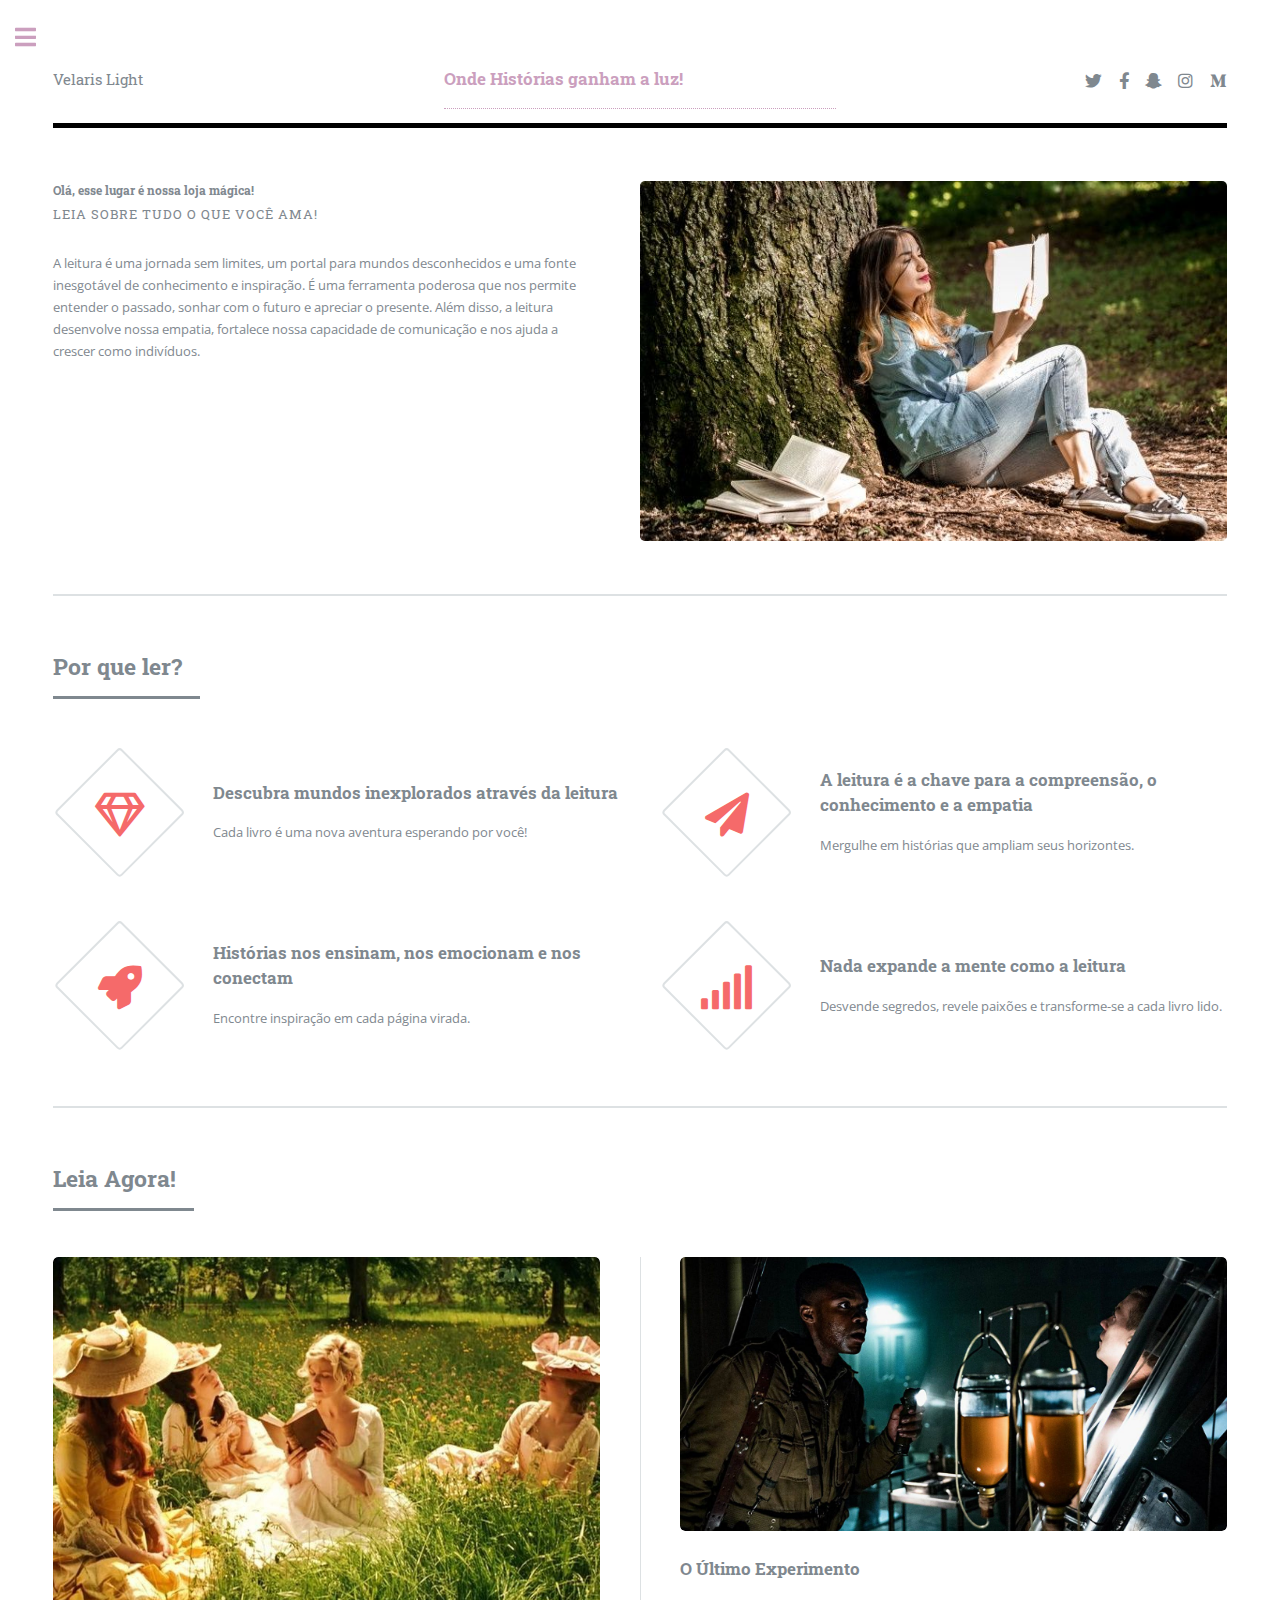
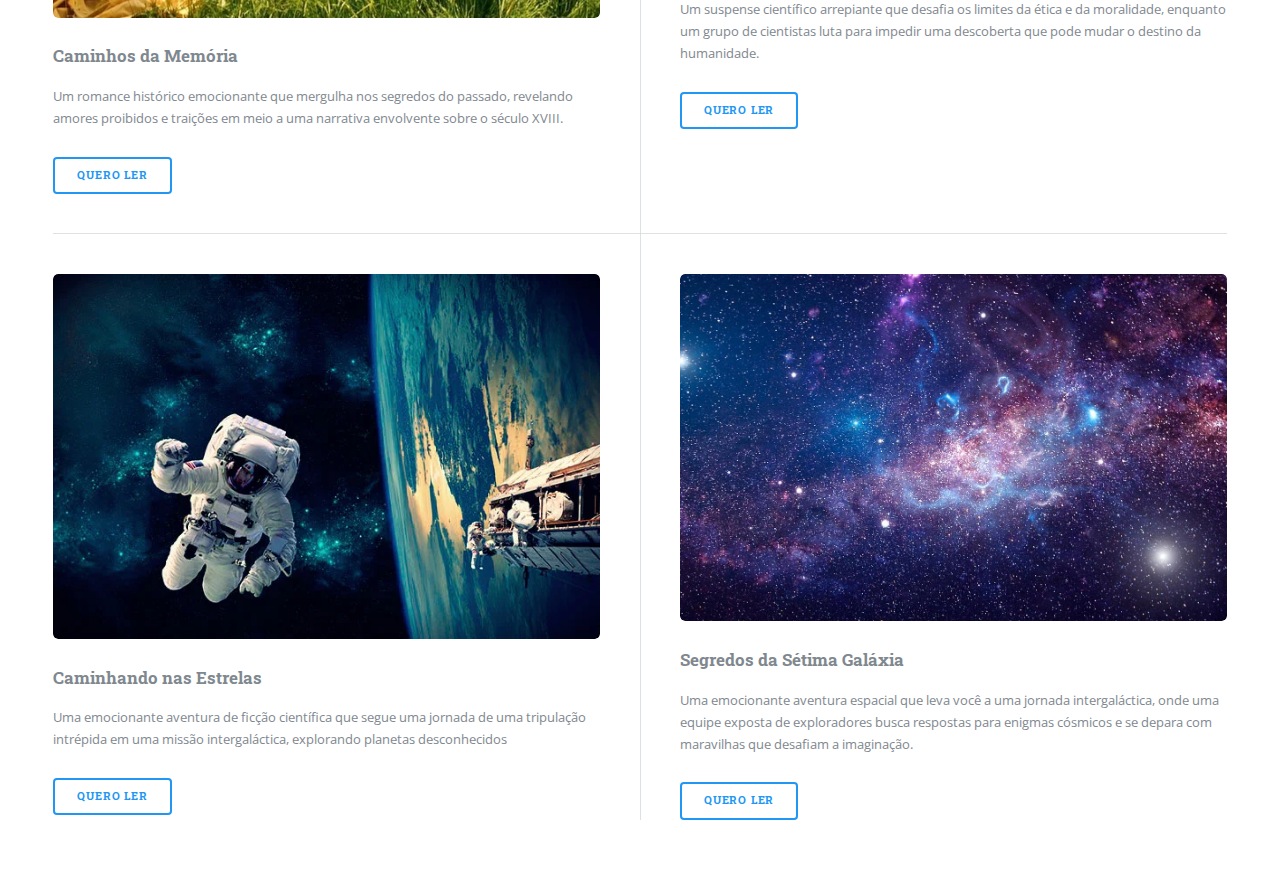
<file: html5up-editorial/index.html>
<!DOCTYPE HTML>
<!--
	Editorial by HTML5 UP
	html5up.net | @ajlkn
	Free for personal and commercial use under the CCA 3.0 license (html5up.net/license)
-->
<html>
	<head>
		<title>Velaris Light - Homepage</title>
		<meta charset="utf-8" />
		<meta name="viewport" content="width=device-width, initial-scale=1, user-scalable=no" />
		<link rel="icon" href="shooting-star.ico" type="image/x-icon">
		<link rel="shortcut icon" href="shooting-star.ico" type="image/x-icon">
		<link rel="stylesheet" href="assets/css/main.css" />
	</head>
	<body class="is-preload">

		<!-- Wrapper -->
			<div id="wrapper">

				<!-- Main -->
					<div id="main">
						<div class="inner">

							<!-- Header -->
								<header id="header">
									<a href="index.html" class="logo"><strong></strong>Velaris Light </a>
									<br>
									<a><h3>Onde Histórias ganham a luz!</h3></a>
									<ul class="icons">
										<li><a href="#" class="icon brands fa-twitter"><span class="label">Twitter</span></a></li>
										<li><a href="#" class="icon brands fa-facebook-f"><span class="label">Facebook</span></a></li>
										<li><a href="#" class="icon brands fa-snapchat-ghost"><span class="label">Snapchat</span></a></li>
										<li><a href="#" class="icon brands fa-instagram"><span class="label">Instagram</span></a></li>
										<li><a href="#" class="icon brands fa-medium-m"><span class="label">Medium</span></a></li>
									</ul>
								</header>

							<!-- Banner -->
								<section id="banner">
									<div class="content">
										<header>
											<h5>Olá, esse lugar é nossa loja mágica!<br />
											</h5>
											<p>Leia sobre tudo o que você ama!</p>
										</header>
										<p>A leitura é uma jornada sem limites, um portal para mundos desconhecidos e uma fonte inesgotável de conhecimento e inspiração. É uma ferramenta poderosa que nos permite entender o passado, sonhar com o futuro e apreciar o presente. Além disso, a leitura desenvolve nossa empatia, fortalece nossa capacidade de comunicação e nos ajuda a crescer como indivíduos.</p>
										
									</div>
									<span class="image object">
										<img src="assets/imagens/image001.jpg" alt="" />
									</span>
								</section>

							<!-- Section -->
								<section>
									<header class="major">
										<h2>Por que ler?</h2>
									</header>
									<div class="features">
										<article>
											<span class="icon fa-gem"></span>
											<div class="content">
												<h3>Descubra mundos inexplorados através da leitura</h3>
												<p>Cada livro é uma nova aventura esperando por você!</p>
											</div>
										</article>
										<article>
											<span class="icon solid fa-paper-plane"></span>
											<div class="content">
												<h3>A leitura é a chave para a compreensão, o conhecimento e a empatia</h3>
												<p>Mergulhe em histórias que ampliam seus horizontes.</p>
											</div>
										</article>
										<article>
											<span class="icon solid fa-rocket"></span>
											<div class="content">
												<h3>Histórias nos ensinam, nos emocionam e nos conectam</h3>
												<p>Encontre inspiração em cada página virada.</p>
											</div>
										</article>
										<article>
											<span class="icon solid fa-signal"></span>
											<div class="content">
												<h3>Nada expande a mente como a leitura</h3>
												<p> Desvende segredos, revele paixões e transforme-se a cada livro lido.</p>
											</div>
										</article>
									</div>
								</section>
                            <!--TROCAR OS ICONES DAS FRASES SOBRE LEITURA-->
							<!-- Section -->
								<section>
									<header class="major">
										<h2>Leia Agora!</h2>
									</header>
									<div class="posts">
										<article>
											<a href="#" class="image"><img src="assets/imagens/image002.jpg" alt="" /></a>
											<h3>Caminhos da Memória</h3>
											<p>Um romance histórico emocionante que mergulha nos segredos do passado, revelando amores proibidos e traições em meio a uma narrativa envolvente sobre o século XVIII.</p>
											<ul class="actions">
												<li><a href="#" class="button">Quero Ler</a></li>
											</ul>
										</article>
										<article>
											<a href="#" class="image"><img src="assets/imagens/image003.jpg" alt="" /></a>
											<h3>O Último Experimento</h3>
											<p>Um suspense científico arrepiante que desafia os limites da ética e da moralidade, enquanto um grupo de cientistas luta para impedir uma descoberta que pode mudar o destino da humanidade.</p>
											<ul class="actions">
												<li><a href="#" class="button">Quero Ler</a></li>
											</ul>
										</article>
										<article>
											<a href="#" class="image"><img src="assets/imagens/image004.webp" alt="" /></a>
											<h3>Caminhando nas Estrelas</h3>
											<p>Uma emocionante aventura de ficção científica que segue uma jornada de uma tripulação intrépida em uma missão intergaláctica, explorando planetas desconhecidos</p>
											<ul class="actions">
												<li><a href="#" class="button">Quero Ler</a></li>
											</ul>
										</article>
										<article>
											<a href="#" class="image"><img src="assets/imagens/image005.jpg" alt="" /></a>
											<h3>Segredos da Sétima Galáxia</h3>
				                            <p> Uma emocionante aventura espacial que leva você a uma jornada intergaláctica, onde uma equipe exposta de exploradores busca respostas para enigmas cósmicos e se depara com maravilhas que desafiam a imaginação.</p>
											<ul class="actions">
												<li><a href="#" class="button">Quero Ler</a></li>
											</ul>
										</article>
										
									</div>
								</section>

						</div>
					</div>

				<!-- Sidebar -->
					<div id="sidebar">
						<div class="inner">

							<!-- Search -->
								<section id="search" class="alt">
									<form method="post" action="#">
										<input type="text" name="query" id="query" placeholder="Search" />
									</form>
								</section>

							<!-- Menu -->
								<nav id="menu">
									<header class="major">
										<h2>Menu</h2>
									</header>
									<ul>
										<li><a href="index.html">Homepage</a></li>
										<li><a href="generic.html">Sobre Nós</a></li>
										<li><a href="elements.html">Lançamentos</a></li>
										<li> <!--redirecionar a pagina elements para pesquina onde apareceram alguns titulos-->
											<span class="opener">Categorias</span>
											<ul>
												<li><a href="#">Romance</a></li>
												<li><a href="#">Fantasia</a></li>
												<li><a href="#">Suspense</a></li>
												<li><a href="#">Drama</a></li>
											</ul>
										</li>
										
										
							
										
									</ul>
								</nav>

							<!-- Section -->
								<section>
									<header class="major">
										<h2>Títulos Mais Procurados</h2>
									</header>
									<div class="mini-posts">
										<article>
											<a href="#" class="image"><img src="assets/imagens/image006.jpg" alt="" /></a>
											<p>O Mistério do Relógio Perdido.</p>
										</article>
										<article>
											<a href="#" class="image"><img src="assets/imagens/image007.jpg" alt="" /></a>
											<p>Caminhando com os Gigantes</p>
										</article>
										<article>
											<a href="#" class="image"><img src="assets/imagens/image008.jpg" alt="" /></a>
											<p>Corações Entrelaçados.</p>
										</article>
									</div>
									<ul class="actions">
										<li><a href="#" class="button">Ver Mais</a></li>
									</ul>
								</section>

							<!-- Section -->
								<section>
									<header class="major">
										<h2>Em apenas um Toque</h2>
									</header>
									<p>Caso você queria nos contatar de forma rápida e eficiente aqui estão alguns meios!</p>
									<ul class="contact">
										<li class="icon solid fa-envelope"><a href="#">velarislight@outpush.com</a></li>
										<li class="icon solid fa-phone">(XX) XXX-XXXX</li>
										<li class="icon solid fa-home">221 Arco iris Road #8254<br />
										Night Court, PRT XXXXX-0000</li>
									</ul>
								</section>

							<!-- Footer -->
								<footer id="footer">
									<p class="copyright">&copy; Untitled. All rights reserved. Demo Images: <a href="https://unsplash.com">Unsplash</a>. Design: <a href="https://html5up.net">HTML5 UP</a>.</p>
								</footer>

						</div>
					</div>

			</div>

		<!-- Scripts -->
			<script src="assets/js/jquery.min.js"></script>
			<script src="assets/js/browser.min.js"></script>
			<script src="assets/js/breakpoints.min.js"></script>
			<script src="assets/js/util.js"></script>
			<script src="assets/js/main.js"></script>

	</body>
</html>
</file>
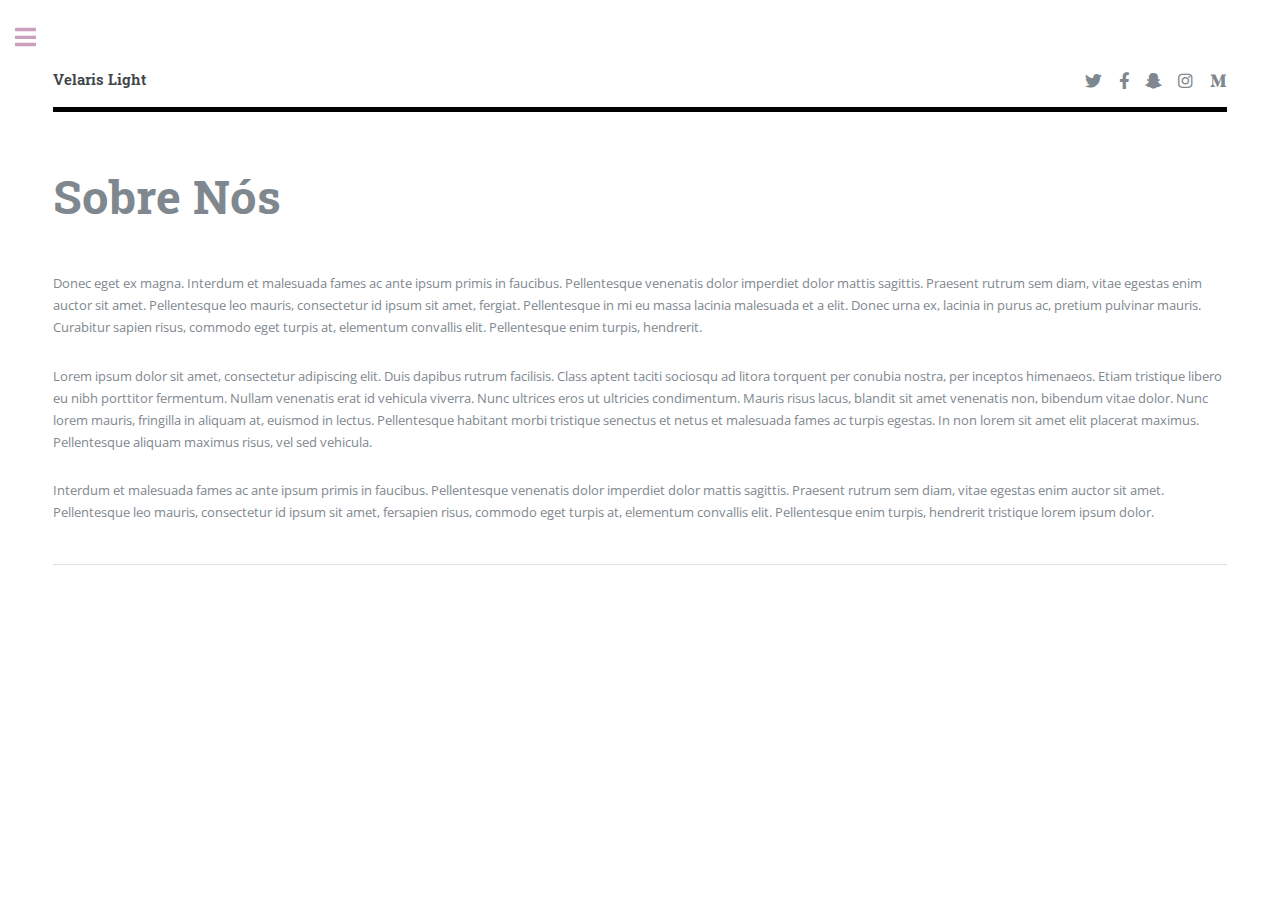
<file: html5up-editorial/generic.html>
<!DOCTYPE HTML>
<!--
	Editorial by HTML5 UP
	html5up.net | @ajlkn
	Free for personal and commercial use under the CCA 3.0 license (html5up.net/license)
-->
<html>
	<head>
		<title>Sobre Nós</title>
		<meta charset="utf-8" />
		<meta name="viewport" content="width=device-width, initial-scale=1, user-scalable=no" />
		<link rel="icon" href="shooting-star.ico" type="image/x-icon">
		<link rel="shortcut icon" href="shooting-star.ico" type="image/x-icon">
		<link rel="stylesheet" href="assets/css/main.css" />
	</head>
	<body class="is-preload">

		<!-- Wrapper -->
			<div id="wrapper">

				<!-- Main -->
					<div id="main">
						<div class="inner">

							<!-- Header -->
								<header id="header">
									<a href="index.html" class="logo"><strong>Velaris Light</strong></a>
									<ul class="icons">
										<li><a href="#" class="icon brands fa-twitter"><span class="label">Twitter</span></a></li>
										<li><a href="#" class="icon brands fa-facebook-f"><span class="label">Facebook</span></a></li>
										<li><a href="#" class="icon brands fa-snapchat-ghost"><span class="label">Snapchat</span></a></li>
										<li><a href="#" class="icon brands fa-instagram"><span class="label">Instagram</span></a></li>
										<li><a href="#" class="icon brands fa-medium-m"><span class="label">Medium</span></a></li>
									</ul>
								</header>

							<!-- Content -->
								<section>
									<header class="main">
										<h1>Sobre Nós</h1>
									</header>

									

									<p>Donec eget ex magna. Interdum et malesuada fames ac ante ipsum primis in faucibus. Pellentesque venenatis dolor imperdiet dolor mattis sagittis. Praesent rutrum sem diam, vitae egestas enim auctor sit amet. Pellentesque leo mauris, consectetur id ipsum sit amet, fergiat. Pellentesque in mi eu massa lacinia malesuada et a elit. Donec urna ex, lacinia in purus ac, pretium pulvinar mauris. Curabitur sapien risus, commodo eget turpis at, elementum convallis elit. Pellentesque enim turpis, hendrerit.</p>
									<p>Lorem ipsum dolor sit amet, consectetur adipiscing elit. Duis dapibus rutrum facilisis. Class aptent taciti sociosqu ad litora torquent per conubia nostra, per inceptos himenaeos. Etiam tristique libero eu nibh porttitor fermentum. Nullam venenatis erat id vehicula viverra. Nunc ultrices eros ut ultricies condimentum. Mauris risus lacus, blandit sit amet venenatis non, bibendum vitae dolor. Nunc lorem mauris, fringilla in aliquam at, euismod in lectus. Pellentesque habitant morbi tristique senectus et netus et malesuada fames ac turpis egestas. In non lorem sit amet elit placerat maximus. Pellentesque aliquam maximus risus, vel sed vehicula.</p>
									<p>Interdum et malesuada fames ac ante ipsum primis in faucibus. Pellentesque venenatis dolor imperdiet dolor mattis sagittis. Praesent rutrum sem diam, vitae egestas enim auctor sit amet. Pellentesque leo mauris, consectetur id ipsum sit amet, fersapien risus, commodo eget turpis at, elementum convallis elit. Pellentesque enim turpis, hendrerit tristique lorem ipsum dolor.</p>

									<hr class="major" />

									
								</section>

						</div>
					</div>

				<!-- Sidebar -->
					<div id="sidebar">
						<div class="inner">

							<!-- Search -->
								<section id="search" class="alt">
									<form method="post" action="#">
										<input type="text" name="query" id="query" placeholder="Search" />
									</form>
								</section>

							<!-- Menu -->
								<nav id="menu">
									<header class="major">
										<h2>Menu</h2>
									</header>
									<ul>
										<li><a href="index.html">Homepage</a></li>
										<li><a href="generic.html">Sobre Nós</a></li>
										<li><a >Lançamentos</a></li>
										<li>
											<span class="opener">Catergorias</span>
											<ul>
												<li><a href="#">Romance</a></li>
												<li><a href="#">Fantasia</a></li>
												<li><a href="#">Fantasia</a></li>
												<li><a href="#">Drama</a></li>
											</ul>
										</li>
										
								</nav>

							<!-- Section -->
								<section>
									<header class="major">
										<h2>Títulos Mais Procurados</h2>
									</header>
									<div class="mini-posts">
										<article>
											<a href="#" class="image"><img src="assets/imagens/image006.jpg" alt="" /></a>
											<p>O Mistério do Relógio Perdido.</p>
										</article>
										<article>
											<a href="#" class="image"><img src="assets/imagens/image007.jpg" alt="" /></a>
											<p>Caminhando com os Gigantes</p>
										</article>
										<article>
											<a href="#" class="image"><img src="assets/imagens/image008.jpg" alt="" /></a>
											<p>Corações Entrelaçados.</p>
										</article>
									</div>
									<ul class="actions">
										<li><a href="#" class="button">Ver Mais</a></li>
									</ul>
								</section>

							<!-- Section -->
								<section>
									<header class="major">
										<h2>Em apenas um Toque</h2>
									</header>
									<p>Caso você queria nos contatar de forma rápida e eficiente aqui estão alguns meios!</p>
									<ul class="contact">
										<li class="icon solid fa-envelope"><a href="#">velarislight@outpush.com</a></li>
										<li class="icon solid fa-phone">(XX) XXX-XXXX</li>
										<li class="icon solid fa-home">221 Arco iris Road #8254<br />
										Night Court, PRT XXXXX-0000</li>
								</section>

							<!-- Footer -->
								<footer id="footer">
									<p class="copyright">&copy; Untitled. All rights reserved. Demo Images: <a href="https://unsplash.com">Unsplash</a>. Design: <a href="https://html5up.net">HTML5 UP</a>.</p>
								</footer>

						</div>
					</div>

			</div>

		<!-- Scripts -->
			<script src="assets/js/jquery.min.js"></script>
			<script src="assets/js/browser.min.js"></script>
			<script src="assets/js/breakpoints.min.js"></script>
			<script src="assets/js/util.js"></script>
			<script src="assets/js/main.js"></script>

	</body>
</html>
</file>
<file: html5up-editorial/assets/css/main.css>
@import url(fontawesome-all.min.css);
@import url("https://fonts.googleapis.com/css?family=Open+Sans:400,600,400italic,600italic|Roboto+Slab:400,700");
/*
	Editorial by HTML5 UP
	html5up.net | @ajlkn
	Free for personal and commercial use under the CCA 3.0 license (html5up.net/license)
*/
html, body, div, span, applet, object,
iframe, h1, h2, h3, h4, h5, h6, p, blockquote,
pre, a, abbr, acronym, address, big, cite,
code, del, dfn, em, img, ins, kbd, q, s, samp,
small, strike, strong, sub, sup, tt, var, b,
u, i, center, dl, dt, dd, ol, ul, li, fieldset,
form, label, legend, table, caption, tbody,
tfoot, thead, tr, th, td, article, aside,
canvas, details, embed, figure, figcaption,
footer, header, hgroup, menu, nav, output, ruby,
section, summary, time, mark, audio, video {
  margin: 0;
  padding: 0;
  border: 0;
  font-size: 100%;
  font: inherit;
  vertical-align: baseline; }

article, aside, details, figcaption, figure,
footer, header, hgroup, menu, nav, section {
  display: block; }

body {
  line-height: 1; }

ol, ul {
  list-style: none; }

blockquote, q {
  quotes: none; }
  blockquote:before, blockquote:after, q:before, q:after {
    content: '';
    content: none; }

table {
  border-collapse: collapse;
  border-spacing: 0; }

body {
  -webkit-text-size-adjust: none; }

mark {
  background-color: transparent;
  color: inherit; }

input::-moz-focus-inner {
  border: 0;
  padding: 0; }

input, select, textarea {
  -moz-appearance: none;
  -webkit-appearance: none;
  -ms-appearance: none;
  appearance: none; }

/* Basic */
@-ms-viewport {
  width: device-width; }

body {
  -ms-overflow-style: scrollbar; }

@media screen and (max-width: 480px) {
  html, body {
    min-width: 320px; } }

html {
  box-sizing: border-box; }

*, *:before, *:after {
  box-sizing: inherit; }

body {
  background: #ffffff; }
  body.is-preload *, body.is-preload *:before, body.is-preload *:after, body.is-resizing *, body.is-resizing *:before, body.is-resizing *:after {
    -moz-animation: none !important;
    -webkit-animation: none !important;
    -ms-animation: none !important;
    animation: none !important;
    -moz-transition: none !important;
    -webkit-transition: none !important;
    -ms-transition: none !important;
    transition: none !important; }

/* Type */
body, input, select, textarea {
  color: #7f888f;
  font-family: "Open Sans", sans-serif;
  font-size: 13pt;
  font-weight: 400;
  line-height: 1.65; }
  @media screen and (max-width: 1680px) {
    body, input, select, textarea {
      font-size: 11pt; } }
  @media screen and (max-width: 1280px) {
    body, input, select, textarea {
      font-size: 10pt; } }
  @media screen and (max-width: 360px) {
    body, input, select, textarea {
      font-size: 9pt; } }

a {
  -moz-transition: color 0.2s ease-in-out, border-bottom-color 0.2s ease-in-out;
  -webkit-transition: color 0.2s ease-in-out, border-bottom-color 0.2s ease-in-out;
  -ms-transition: color 0.2s ease-in-out, border-bottom-color 0.2s ease-in-out;
  transition: color 0.2s ease-in-out, border-bottom-color 0.2s ease-in-out;
  border-bottom: dotted 1px;
  color: #cb9fbe;
  text-decoration: none; }
  a:hover {
    border-bottom-color: #cb9fbe;
    color: #cb9fbe !important; }
    a:hover strong {
      color: inherit; }

strong, b {
  color: #3d4449;
  font-weight: 600; }

em, i {
  font-style: italic; }

p {
  margin: 0 0 2em 0; }

h1, h2, h3, h4, h5, h6 {
  color:9;
  font-family: "Roboto Slab", serif;
  font-weight: 700;
  line-height: 1.5;
  margin: 0 0 1em 0; }
  h1 a, h2 a, h3 a, h4 a, h5 a, h6 a {
    color: inherit;
    text-decoration: none;
    border-bottom: 0; }

h1 {
  font-size: 4em;
  margin: 0 0 0.5em 0;
  line-height: 1.3; }

h2 {
  font-size: 1.75em; }

h3 {
  font-size: 1.25em; }

h4 {
  font-size: 1.1em; }

h5 {
  font-size: 0.9em; }

h6 {
  font-size: 0.7em; }

@media screen and (max-width: 1680px) {
  h1 {
    font-size: 3.5em; } }

@media screen and (max-width: 980px) {
  h1 {
    font-size: 3.25em; } }

@media screen and (max-width: 736px) {
  h1 {
    font-size: 2em;
    line-height: 1.4; }
  h2 {
    font-size: 1.5em; } }

sub {
  font-size: 0.8em;
  position: relative;
  top: 0.5em; }

sup {
  font-size: 0.8em;
  position: relative;
  top: -0.5em; }

blockquote {
  border-left: solid 3px #cb9fbe;
  font-style: italic;
  margin: 0 0 2em 0;
  padding: 0.5em 0 0.5em 2em; }

code {
  background: #cb9fbe;
  border-radius: 0.375em;
  border: solid 1px #cb9fbe;
  font-family: "Courier New", monospace;
  font-size: 0.9em;
  margin: 0 0.25em;
  padding: 0.25em 0.65em; }

pre {
  -webkit-overflow-scrolling: touch;
  font-family: "Courier New", monospace;
  font-size: 0.9em;
  margin: 0 0 2em 0; }
  pre code {
    display: block;
    line-height: 1.75;
    padding: 1em 1.5em;
    overflow-x: auto; }

hr {
  border: 0;
  border-bottom: solid 1px rgba(210, 215, 217, 0.75);
  margin: 2em 0; }
  hr.major {
    margin: 3em 0; }

.align-left {
  text-align: left; }

.align-center {
  text-align: center; }

.align-right {
  text-align: right; }

/* Row */
.row {
  display: flex;
  flex-wrap: wrap;
  box-sizing: border-box;
  align-items: stretch; }
  .row > * {
    box-sizing: border-box; }
  .row.gtr-uniform > * > :last-child {
    margin-bottom: 0; }
  .row.aln-left {
    justify-content: flex-start; }
  .row.aln-center {
    justify-content: center; }
  .row.aln-right {
    justify-content: flex-end; }
  .row.aln-top {
    align-items: flex-start; }
  .row.aln-middle {
    align-items: center; }
  .row.aln-bottom {
    align-items: flex-end; }
  .row > .imp {
    order: -1; }
  .row > .col-1 {
    width: 8.33333%; }
  .row > .off-1 {
    margin-left: 8.33333%; }
  .row > .col-2 {
    width: 16.66667%; }
  .row > .off-2 {
    margin-left: 16.66667%; }
  .row > .col-3 {
    width: 25%; }
  .row > .off-3 {
    margin-left: 25%; }
  .row > .col-4 {
    width: 33.33333%; }
  .row > .off-4 {
    margin-left: 33.33333%; }
  .row > .col-5 {
    width: 41.66667%; }
  .row > .off-5 {
    margin-left: 41.66667%; }
  .row > .col-6 {
    width: 50%; }
  .row > .off-6 {
    margin-left: 50%; }
  .row > .col-7 {
    width: 58.33333%; }
  .row > .off-7 {
    margin-left: 58.33333%; }
  .row > .col-8 {
    width: 66.66667%; }
  .row > .off-8 {
    margin-left: 66.66667%; }
  .row > .col-9 {
    width: 75%; }
  .row > .off-9 {
    margin-left: 75%; }
  .row > .col-10 {
    width: 83.33333%; }
  .row > .off-10 {
    margin-left: 83.33333%; }
  .row > .col-11 {
    width: 91.66667%; }
  .row > .off-11 {
    margin-left: 91.66667%; }
  .row > .col-12 {
    width: 100%; }
  .row > .off-12 {
    margin-left: 100%; }
  .row.gtr-0 {
    margin-top: 0;
    margin-left: 0em; }
    .row.gtr-0 > * {
      padding: 0 0 0 0em; }
    .row.gtr-0.gtr-uniform {
      margin-top: 0em; }
      .row.gtr-0.gtr-uniform > * {
        padding-top: 0em; }
  .row.gtr-25 {
    margin-top: 0;
    margin-left: -0.375em; }
    .row.gtr-25 > * {
      padding: 0 0 0 0.375em; }
    .row.gtr-25.gtr-uniform {
      margin-top: -0.375em; }
      .row.gtr-25.gtr-uniform > * {
        padding-top: 0.375em; }
  .row.gtr-50 {
    margin-top: 0;
    margin-left: -0.75em; }
    .row.gtr-50 > * {
      padding: 0 0 0 0.75em; }
    .row.gtr-50.gtr-uniform {
      margin-top: -0.75em; }
      .row.gtr-50.gtr-uniform > * {
        padding-top: 0.75em; }
  .row {
    margin-top: 0;
    margin-left: -1.5em; }
    .row > * {
      padding: 0 0 0 1.5em; }
    .row.gtr-uniform {
      margin-top: -1.5em; }
      .row.gtr-uniform > * {
        padding-top: 1.5em; }
  .row.gtr-150 {
    margin-top: 0;
    margin-left: -2.25em; }
    .row.gtr-150 > * {
      padding: 0 0 0 2.25em; }
    .row.gtr-150.gtr-uniform {
      margin-top: -2.25em; }
      .row.gtr-150.gtr-uniform > * {
        padding-top: 2.25em; }
  .row.gtr-200 {
    margin-top: 0;
    margin-left: -3em; }
    .row.gtr-200 > * {
      padding: 0 0 0 3em; }
    .row.gtr-200.gtr-uniform {
      margin-top: -3em; }
      .row.gtr-200.gtr-uniform > * {
        padding-top: 3em; }
  @media screen and (max-width: 1680px) {
    .row {
      display: flex;
      flex-wrap: wrap;
      box-sizing: border-box;
      align-items: stretch; }
      .row > * {
        box-sizing: border-box; }
      .row.gtr-uniform > * > :last-child {
        margin-bottom: 0; }
      .row.aln-left {
        justify-content: flex-start; }
      .row.aln-center {
        justify-content: center; }
      .row.aln-right {
        justify-content: flex-end; }
      .row.aln-top {
        align-items: flex-start; }
      .row.aln-middle {
        align-items: center; }
      .row.aln-bottom {
        align-items: flex-end; }
      .row > .imp-xlarge {
        order: -1; }
      .row > .col-1-xlarge {
        width: 8.33333%; }
      .row > .off-1-xlarge {
        margin-left: 8.33333%; }
      .row > .col-2-xlarge {
        width: 16.66667%; }
      .row > .off-2-xlarge {
        margin-left: 16.66667%; }
      .row > .col-3-xlarge {
        width: 25%; }
      .row > .off-3-xlarge {
        margin-left: 25%; }
      .row > .col-4-xlarge {
        width: 33.33333%; }
      .row > .off-4-xlarge {
        margin-left: 33.33333%; }
      .row > .col-5-xlarge {
        width: 41.66667%; }
      .row > .off-5-xlarge {
        margin-left: 41.66667%; }
      .row > .col-6-xlarge {
        width: 50%; }
      .row > .off-6-xlarge {
        margin-left: 50%; }
      .row > .col-7-xlarge {
        width: 58.33333%; }
      .row > .off-7-xlarge {
        margin-left: 58.33333%; }
      .row > .col-8-xlarge {
        width: 66.66667%; }
      .row > .off-8-xlarge {
        margin-left: 66.66667%; }
      .row > .col-9-xlarge {
        width: 75%; }
      .row > .off-9-xlarge {
        margin-left: 75%; }
      .row > .col-10-xlarge {
        width: 83.33333%; }
      .row > .off-10-xlarge {
        margin-left: 83.33333%; }
      .row > .col-11-xlarge {
        width: 91.66667%; }
      .row > .off-11-xlarge {
        margin-left: 91.66667%; }
      .row > .col-12-xlarge {
        width: 100%; }
      .row > .off-12-xlarge {
        margin-left: 100%; }
      .row.gtr-0 {
        margin-top: 0;
        margin-left: 0em; }
        .row.gtr-0 > * {
          padding: 0 0 0 0em; }
        .row.gtr-0.gtr-uniform {
          margin-top: 0em; }
          .row.gtr-0.gtr-uniform > * {
            padding-top: 0em; }
      .row.gtr-25 {
        margin-top: 0;
        margin-left: -0.375em; }
        .row.gtr-25 > * {
          padding: 0 0 0 0.375em; }
        .row.gtr-25.gtr-uniform {
          margin-top: -0.375em; }
          .row.gtr-25.gtr-uniform > * {
            padding-top: 0.375em; }
      .row.gtr-50 {
        margin-top: 0;
        margin-left: -0.75em; }
        .row.gtr-50 > * {
          padding: 0 0 0 0.75em; }
        .row.gtr-50.gtr-uniform {
          margin-top: -0.75em; }
          .row.gtr-50.gtr-uniform > * {
            padding-top: 0.75em; }
      .row {
        margin-top: 0;
        margin-left: -1.5em; }
        .row > * {
          padding: 0 0 0 1.5em; }
        .row.gtr-uniform {
          margin-top: -1.5em; }
          .row.gtr-uniform > * {
            padding-top: 1.5em; }
      .row.gtr-150 {
        margin-top: 0;
        margin-left: -2.25em; }
        .row.gtr-150 > * {
          padding: 0 0 0 2.25em; }
        .row.gtr-150.gtr-uniform {
          margin-top: -2.25em; }
          .row.gtr-150.gtr-uniform > * {
            padding-top: 2.25em; }
      .row.gtr-200 {
        margin-top: 0;
        margin-left: -3em; }
        .row.gtr-200 > * {
          padding: 0 0 0 3em; }
        .row.gtr-200.gtr-uniform {
          margin-top: -3em; }
          .row.gtr-200.gtr-uniform > * {
            padding-top: 3em; } }
  @media screen and (max-width: 1280px) {
    .row {
      display: flex;
      flex-wrap: wrap;
      box-sizing: border-box;
      align-items: stretch; }
      .row > * {
        box-sizing: border-box; }
      .row.gtr-uniform > * > :last-child {
        margin-bottom: 0; }
      .row.aln-left {
        justify-content: flex-start; }
      .row.aln-center {
        justify-content: center; }
      .row.aln-right {
        justify-content: flex-end; }
      .row.aln-top {
        align-items: flex-start; }
      .row.aln-middle {
        align-items: center; }
      .row.aln-bottom {
        align-items: flex-end; }
      .row > .imp-large {
        order: -1; }
      .row > .col-1-large {
        width: 8.33333%; }
      .row > .off-1-large {
        margin-left: 8.33333%; }
      .row > .col-2-large {
        width: 16.66667%; }
      .row > .off-2-large {
        margin-left: 16.66667%; }
      .row > .col-3-large {
        width: 25%; }
      .row > .off-3-large {
        margin-left: 25%; }
      .row > .col-4-large {
        width: 33.33333%; }
      .row > .off-4-large {
        margin-left: 33.33333%; }
      .row > .col-5-large {
        width: 41.66667%; }
      .row > .off-5-large {
        margin-left: 41.66667%; }
      .row > .col-6-large {
        width: 50%; }
      .row > .off-6-large {
        margin-left: 50%; }
      .row > .col-7-large {
        width: 58.33333%; }
      .row > .off-7-large {
        margin-left: 58.33333%; }
      .row > .col-8-large {
        width: 66.66667%; }
      .row > .off-8-large {
        margin-left: 66.66667%; }
      .row > .col-9-large {
        width: 75%; }
      .row > .off-9-large {
        margin-left: 75%; }
      .row > .col-10-large {
        width: 83.33333%; }
      .row > .off-10-large {
        margin-left: 83.33333%; }
      .row > .col-11-large {
        width: 91.66667%; }
      .row > .off-11-large {
        margin-left: 91.66667%; }
      .row > .col-12-large {
        width: 100%; }
      .row > .off-12-large {
        margin-left: 100%; }
      .row.gtr-0 {
        margin-top: 0;
        margin-left: 0em; }
        .row.gtr-0 > * {
          padding: 0 0 0 0em; }
        .row.gtr-0.gtr-uniform {
          margin-top: 0em; }
          .row.gtr-0.gtr-uniform > * {
            padding-top: 0em; }
      .row.gtr-25 {
        margin-top: 0;
        margin-left: -0.375em; }
        .row.gtr-25 > * {
          padding: 0 0 0 0.375em; }
        .row.gtr-25.gtr-uniform {
          margin-top: -0.375em; }
          .row.gtr-25.gtr-uniform > * {
            padding-top: 0.375em; }
      .row.gtr-50 {
        margin-top: 0;
        margin-left: -0.75em; }
        .row.gtr-50 > * {
          padding: 0 0 0 0.75em; }
        .row.gtr-50.gtr-uniform {
          margin-top: -0.75em; }
          .row.gtr-50.gtr-uniform > * {
            padding-top: 0.75em; }
      .row {
        margin-top: 0;
        margin-left: -1.5em; }
        .row > * {
          padding: 0 0 0 1.5em; }
        .row.gtr-uniform {
          margin-top: -1.5em; }
          .row.gtr-uniform > * {
            padding-top: 1.5em; }
      .row.gtr-150 {
        margin-top: 0;
        margin-left: -2.25em; }
        .row.gtr-150 > * {
          padding: 0 0 0 2.25em; }
        .row.gtr-150.gtr-uniform {
          margin-top: -2.25em; }
          .row.gtr-150.gtr-uniform > * {
            padding-top: 2.25em; }
      .row.gtr-200 {
        margin-top: 0;
        margin-left: -3em; }
        .row.gtr-200 > * {
          padding: 0 0 0 3em; }
        .row.gtr-200.gtr-uniform {
          margin-top: -3em; }
          .row.gtr-200.gtr-uniform > * {
            padding-top: 3em; } }
  @media screen and (max-width: 980px) {
    .row {
      display: flex;
      flex-wrap: wrap;
      box-sizing: border-box;
      align-items: stretch; }
      .row > * {
        box-sizing: border-box; }
      .row.gtr-uniform > * > :last-child {
        margin-bottom: 0; }
      .row.aln-left {
        justify-content: flex-start; }
      .row.aln-center {
        justify-content: center; }
      .row.aln-right {
        justify-content: flex-end; }
      .row.aln-top {
        align-items: flex-start; }
      .row.aln-middle {
        align-items: center; }
      .row.aln-bottom {
        align-items: flex-end; }
      .row > .imp-medium {
        order: -1; }
      .row > .col-1-medium {
        width: 8.33333%; }
      .row > .off-1-medium {
        margin-left: 8.33333%; }
      .row > .col-2-medium {
        width: 16.66667%; }
      .row > .off-2-medium {
        margin-left: 16.66667%; }
      .row > .col-3-medium {
        width: 25%; }
      .row > .off-3-medium {
        margin-left: 25%; }
      .row > .col-4-medium {
        width: 33.33333%; }
      .row > .off-4-medium {
        margin-left: 33.33333%; }
      .row > .col-5-medium {
        width: 41.66667%; }
      .row > .off-5-medium {
        margin-left: 41.66667%; }
      .row > .col-6-medium {
        width: 50%; }
      .row > .off-6-medium {
        margin-left: 50%; }
      .row > .col-7-medium {
        width: 58.33333%; }
      .row > .off-7-medium {
        margin-left: 58.33333%; }
      .row > .col-8-medium {
        width: 66.66667%; }
      .row > .off-8-medium {
        margin-left: 66.66667%; }
      .row > .col-9-medium {
        width: 75%; }
      .row > .off-9-medium {
        margin-left: 75%; }
      .row > .col-10-medium {
        width: 83.33333%; }
      .row > .off-10-medium {
        margin-left: 83.33333%; }
      .row > .col-11-medium {
        width: 91.66667%; }
      .row > .off-11-medium {
        margin-left: 91.66667%; }
      .row > .col-12-medium {
        width: 100%; }
      .row > .off-12-medium {
        margin-left: 100%; }
      .row.gtr-0 {
        margin-top: 0;
        margin-left: 0em; }
        .row.gtr-0 > * {
          padding: 0 0 0 0em; }
        .row.gtr-0.gtr-uniform {
          margin-top: 0em; }
          .row.gtr-0.gtr-uniform > * {
            padding-top: 0em; }
      .row.gtr-25 {
        margin-top: 0;
        margin-left: -0.375em; }
        .row.gtr-25 > * {
          padding: 0 0 0 0.375em; }
        .row.gtr-25.gtr-uniform {
          margin-top: -0.375em; }
          .row.gtr-25.gtr-uniform > * {
            padding-top: 0.375em; }
      .row.gtr-50 {
        margin-top: 0;
        margin-left: -0.75em; }
        .row.gtr-50 > * {
          padding: 0 0 0 0.75em; }
        .row.gtr-50.gtr-uniform {
          margin-top: -0.75em; }
          .row.gtr-50.gtr-uniform > * {
            padding-top: 0.75em; }
      .row {
        margin-top: 0;
        margin-left: -1.5em; }
        .row > * {
          padding: 0 0 0 1.5em; }
        .row.gtr-uniform {
          margin-top: -1.5em; }
          .row.gtr-uniform > * {
            padding-top: 1.5em; }
      .row.gtr-150 {
        margin-top: 0;
        margin-left: -2.25em; }
        .row.gtr-150 > * {
          padding: 0 0 0 2.25em; }
        .row.gtr-150.gtr-uniform {
          margin-top: -2.25em; }
          .row.gtr-150.gtr-uniform > * {
            padding-top: 2.25em; }
      .row.gtr-200 {
        margin-top: 0;
        margin-left: -3em; }
        .row.gtr-200 > * {
          padding: 0 0 0 3em; }
        .row.gtr-200.gtr-uniform {
          margin-top: -3em; }
          .row.gtr-200.gtr-uniform > * {
            padding-top: 3em; } }
  @media screen and (max-width: 736px) {
    .row {
      display: flex;
      flex-wrap: wrap;
      box-sizing: border-box;
      align-items: stretch; }
      .row > * {
        box-sizing: border-box; }
      .row.gtr-uniform > * > :last-child {
        margin-bottom: 0; }
      .row.aln-left {
        justify-content: flex-start; }
      .row.aln-center {
        justify-content: center; }
      .row.aln-right {
        justify-content: flex-end; }
      .row.aln-top {
        align-items: flex-start; }
      .row.aln-middle {
        align-items: center; }
      .row.aln-bottom {
        align-items: flex-end; }
      .row > .imp-small {
        order: -1; }
      .row > .col-1-small {
        width: 8.33333%; }
      .row > .off-1-small {
        margin-left: 8.33333%; }
      .row > .col-2-small {
        width: 16.66667%; }
      .row > .off-2-small {
        margin-left: 16.66667%; }
      .row > .col-3-small {
        width: 25%; }
      .row > .off-3-small {
        margin-left: 25%; }
      .row > .col-4-small {
        width: 33.33333%; }
      .row > .off-4-small {
        margin-left: 33.33333%; }
      .row > .col-5-small {
        width: 41.66667%; }
      .row > .off-5-small {
        margin-left: 41.66667%; }
      .row > .col-6-small {
        width: 50%; }
      .row > .off-6-small {
        margin-left: 50%; }
      .row > .col-7-small {
        width: 58.33333%; }
      .row > .off-7-small {
        margin-left: 58.33333%; }
      .row > .col-8-small {
        width: 66.66667%; }
      .row > .off-8-small {
        margin-left: 66.66667%; }
      .row > .col-9-small {
        width: 75%; }
      .row > .off-9-small {
        margin-left: 75%; }
      .row > .col-10-small {
        width: 83.33333%; }
      .row > .off-10-small {
        margin-left: 83.33333%; }
      .row > .col-11-small {
        width: 91.66667%; }
      .row > .off-11-small {
        margin-left: 91.66667%; }
      .row > .col-12-small {
        width: 100%; }
      .row > .off-12-small {
        margin-left: 100%; }
      .row.gtr-0 {
        margin-top: 0;
        margin-left: 0em; }
        .row.gtr-0 > * {
          padding: 0 0 0 0em; }
        .row.gtr-0.gtr-uniform {
          margin-top: 0em; }
          .row.gtr-0.gtr-uniform > * {
            padding-top: 0em; }
      .row.gtr-25 {
        margin-top: 0;
        margin-left: -0.375em; }
        .row.gtr-25 > * {
          padding: 0 0 0 0.375em; }
        .row.gtr-25.gtr-uniform {
          margin-top: -0.375em; }
          .row.gtr-25.gtr-uniform > * {
            padding-top: 0.375em; }
      .row.gtr-50 {
        margin-top: 0;
        margin-left: -0.75em; }
        .row.gtr-50 > * {
          padding: 0 0 0 0.75em; }
        .row.gtr-50.gtr-uniform {
          margin-top: -0.75em; }
          .row.gtr-50.gtr-uniform > * {
            padding-top: 0.75em; }
      .row {
        margin-top: 0;
        margin-left: -1.5em; }
        .row > * {
          padding: 0 0 0 1.5em; }
        .row.gtr-uniform {
          margin-top: -1.5em; }
          .row.gtr-uniform > * {
            padding-top: 1.5em; }
      .row.gtr-150 {
        margin-top: 0;
        margin-left: -2.25em; }
        .row.gtr-150 > * {
          padding: 0 0 0 2.25em; }
        .row.gtr-150.gtr-uniform {
          margin-top: -2.25em; }
          .row.gtr-150.gtr-uniform > * {
            padding-top: 2.25em; }
      .row.gtr-200 {
        margin-top: 0;
        margin-left: -3em; }
        .row.gtr-200 > * {
          padding: 0 0 0 3em; }
        .row.gtr-200.gtr-uniform {
          margin-top: -3em; }
          .row.gtr-200.gtr-uniform > * {
            padding-top: 3em; } }
  @media screen and (max-width: 480px) {
    .row {
      display: flex;
      flex-wrap: wrap;
      box-sizing: border-box;
      align-items: stretch; }
      .row > * {
        box-sizing: border-box; }
      .row.gtr-uniform > * > :last-child {
        margin-bottom: 0; }
      .row.aln-left {
        justify-content: flex-start; }
      .row.aln-center {
        justify-content: center; }
      .row.aln-right {
        justify-content: flex-end; }
      .row.aln-top {
        align-items: flex-start; }
      .row.aln-middle {
        align-items: center; }
      .row.aln-bottom {
        align-items: flex-end; }
      .row > .imp-xsmall {
        order: -1; }
      .row > .col-1-xsmall {
        width: 8.33333%; }
      .row > .off-1-xsmall {
        margin-left: 8.33333%; }
      .row > .col-2-xsmall {
        width: 16.66667%; }
      .row > .off-2-xsmall {
        margin-left: 16.66667%; }
      .row > .col-3-xsmall {
        width: 25%; }
      .row > .off-3-xsmall {
        margin-left: 25%; }
      .row > .col-4-xsmall {
        width: 33.33333%; }
      .row > .off-4-xsmall {
        margin-left: 33.33333%; }
      .row > .col-5-xsmall {
        width: 41.66667%; }
      .row > .off-5-xsmall {
        margin-left: 41.66667%; }
      .row > .col-6-xsmall {
        width: 50%; }
      .row > .off-6-xsmall {
        margin-left: 50%; }
      .row > .col-7-xsmall {
        width: 58.33333%; }
      .row > .off-7-xsmall {
        margin-left: 58.33333%; }
      .row > .col-8-xsmall {
        width: 66.66667%; }
      .row > .off-8-xsmall {
        margin-left: 66.66667%; }
      .row > .col-9-xsmall {
        width: 75%; }
      .row > .off-9-xsmall {
        margin-left: 75%; }
      .row > .col-10-xsmall {
        width: 83.33333%; }
      .row > .off-10-xsmall {
        margin-left: 83.33333%; }
      .row > .col-11-xsmall {
        width: 91.66667%; }
      .row > .off-11-xsmall {
        margin-left: 91.66667%; }
      .row > .col-12-xsmall {
        width: 100%; }
      .row > .off-12-xsmall {
        margin-left: 100%; }
      .row.gtr-0 {
        margin-top: 0;
        margin-left: 0em; }
        .row.gtr-0 > * {
          padding: 0 0 0 0em; }
        .row.gtr-0.gtr-uniform {
          margin-top: 0em; }
          .row.gtr-0.gtr-uniform > * {
            padding-top: 0em; }
      .row.gtr-25 {
        margin-top: 0;
        margin-left: -0.375em; }
        .row.gtr-25 > * {
          padding: 0 0 0 0.375em; }
        .row.gtr-25.gtr-uniform {
          margin-top: -0.375em; }
          .row.gtr-25.gtr-uniform > * {
            padding-top: 0.375em; }
      .row.gtr-50 {
        margin-top: 0;
        margin-left: -0.75em; }
        .row.gtr-50 > * {
          padding: 0 0 0 0.75em; }
        .row.gtr-50.gtr-uniform {
          margin-top: -0.75em; }
          .row.gtr-50.gtr-uniform > * {
            padding-top: 0.75em; }
      .row {
        margin-top: 0;
        margin-left: -1.5em; }
        .row > * {
          padding: 0 0 0 1.5em; }
        .row.gtr-uniform {
          margin-top: -1.5em; }
          .row.gtr-uniform > * {
            padding-top: 1.5em; }
      .row.gtr-150 {
        margin-top: 0;
        margin-left: -2.25em; }
        .row.gtr-150 > * {
          padding: 0 0 0 2.25em; }
        .row.gtr-150.gtr-uniform {
          margin-top: -2.25em; }
          .row.gtr-150.gtr-uniform > * {
            padding-top: 2.25em; }
      .row.gtr-200 {
        margin-top: 0;
        margin-left: -3em; }
        .row.gtr-200 > * {
          padding: 0 0 0 3em; }
        .row.gtr-200.gtr-uniform {
          margin-top: -3em; }
          .row.gtr-200.gtr-uniform > * {
            padding-top: 3em; } }

/* Section/Article */
section.special, article.special {
  text-align: center; }

header p {
  font-family: "Roboto Slab", serif;
  font-size: 1em;
  font-weight: 400;
  letter-spacing: 0.075em;
  margin-top: -0.5em;
  text-transform: uppercase; }

header.major > :last-child {
  border-bottom: solid 3px ;
  display: inline-block;
  margin: 0 0 2em 0;
  padding: 0 0.75em 0.5em 0; }

header.main > :last-child {
  margin: 0 0 1em 0; }

/* Form */
form {
  margin: 0 0 2em 0; }

label {
  color: #3d4449;
  display: block;
  font-size: 0.9em;
  font-weight: 600;
  margin: 0 0 1em 0; }

input[type="text"],
input[type="password"],
input[type="email"],
input[type="tel"],
input[type="search"],
input[type="url"],
select,
textarea {
  -moz-appearance: none;
  -webkit-appearance: none;
  -ms-appearance: none;
  appearance: none;
  background: #ffffff;
  border-radius: 0.375em;
  border: none;
  border: solid 1px rgba(210, 215, 217, 0.75);
  color: inherit;
  display: block;
  outline: 0;
  padding: 0 1em;
  text-decoration: none;
  width: 100%; }
  input[type="text"]:invalid,
  input[type="password"]:invalid,
  input[type="email"]:invalid,
  input[type="tel"]:invalid,
  input[type="search"]:invalid,
  input[type="url"]:invalid,
  select:invalid,
  textarea:invalid {
    box-shadow: none; }
  input[type="text"]:focus,
  input[type="password"]:focus,
  input[type="email"]:focus,
  input[type="tel"]:focus,
  input[type="search"]:focus,
  input[type="url"]:focus,
  select:focus,
  textarea:focus {
    border-color: #81638b;
    box-shadow: 0 0 0 1px #81638b; }

select {
  background-image: url("data:image/svg+xml;charset=utf8,%3Csvg xmlns='http://www.w3.org/2000/svg' width='40' height='40' preserveAspectRatio='none' viewBox='0 0 40 40'%3E%3Cpath d='M9.4,12.3l10.4,10.4l10.4-10.4c0.2-0.2,0.5-0.4,0.9-0.4c0.3,0,0.6,0.1,0.9,0.4l3.3,3.3c0.2,0.2,0.4,0.5,0.4,0.9 c0,0.4-0.1,0.6-0.4,0.9L20.7,31.9c-0.2,0.2-0.5,0.4-0.9,0.4c-0.3,0-0.6-0.1-0.9-0.4L4.3,17.3c-0.2-0.2-0.4-0.5-0.4-0.9 c0-0.4,0.1-0.6,0.4-0.9l3.3-3.3c0.2-0.2,0.5-0.4,0.9-0.4S9.1,12.1,9.4,12.3z' fill='rgba(210, 215, 217, 0.75)' /%3E%3C/svg%3E");
  background-size: 1.25em;
  background-repeat: no-repeat;
  background-position: calc(100% - 1em) center;
  height: 2.75em;
  padding-right: 2.75em;
  text-overflow: ellipsis; }
  select option {
    color: #3d4449;
    background: #ffffff; }
  select:focus::-ms-value {
    background-color: transparent; }
  select::-ms-expand {
    display: none; }

input[type="text"],
input[type="password"],
input[type="email"],
input[type="tel"],
input[type="search"],
input[type="url"],
select {
  height: 2.75em; }

textarea {
  padding: 0.75em 1em; }

input[type="checkbox"],
input[type="radio"] {
  -moz-appearance: none;
  -webkit-appearance: none;
  -ms-appearance: none;
  appearance: none;
  display: block;
  float: left;
  margin-right: -2em;
  opacity: 0;
  width: 1em;
  z-index: -1; }
  input[type="checkbox"] + label,
  input[type="radio"] + label {
    text-decoration: none;
    color: #7f888f;
    cursor: pointer;
    display: inline-block;
    font-size: 1em;
    font-weight: 400;
    padding-left: 2.4em;
    padding-right: 0.75em;
    position: relative; }
    input[type="checkbox"] + label:before,
    input[type="radio"] + label:before {
      -moz-osx-font-smoothing: grayscale;
      -webkit-font-smoothing: antialiased;
      display: inline-block;
      font-style: normal;
      font-variant: normal;
      text-rendering: auto;
      line-height: 1;
      text-transform: none !important;
      font-family: 'Font Awesome 5 Free';
      font-weight: 900; }
    input[type="checkbox"] + label:before,
    input[type="radio"] + label:before {
      background: #ffffff;
      border-radius: 0.375em;
      border: solid 1px rgba(210, 215, 217, 0.75);
      content: '';
      display: inline-block;
      font-size: 0.8em;
      height: 2.0625em;
      left: 0;
      line-height: 2.0625em;
      position: absolute;
      text-align: center;
      top: 0;
      width: 2.0625em; }
  input[type="checkbox"]:checked + label:before,
  input[type="radio"]:checked + label:before {
    background: #3d4449;
    border-color: #3d4449;
    color: #ffffff;
    content: '\f00c'; }
  input[type="checkbox"]:focus + label:before,
  input[type="radio"]:focus + label:before {
    border-color:#81638b;
    box-shadow: 0 0 0 1px #81638b; }

input[type="checkbox"] + label:before {
  border-radius: 0.375em; }

input[type="radio"] + label:before {
  border-radius: 100%; }

::-webkit-input-placeholder {
  color: #9fa3a6 !important;
  opacity: 1.0; }

:-moz-placeholder {
  color: #9fa3a6 !important;
  opacity: 1.0; }

::-moz-placeholder {
  color: #9fa3a6 !important;
  opacity: 1.0; }

:-ms-input-placeholder {
  color: #9fa3a6 !important;
  opacity: 1.0; }

/* Box */
.box {
  border-radius: 0.375em;
  border: solid 1px rgba(210, 215, 217, 0.75);
  margin-bottom: 2em;
  padding: 1.5em; }
  .box > :last-child,
  .box > :last-child > :last-child,
  .box > :last-child > :last-child > :last-child {
    margin-bottom: 0; }
  .box.alt {
    border: 0;
    border-radius: 0;
    padding: 0; }

/* Icon */
.icon {
  text-decoration: none;
  border-bottom: none;
  position: relative; }
  .icon:before {
    -moz-osx-font-smoothing: grayscale;
    -webkit-font-smoothing: antialiased;
    display: inline-block;
    font-style: normal;
    font-variant: normal;
    text-rendering: auto;
    line-height: 1;
    text-transform: none !important;
    font-family: 'Font Awesome 5 Free';
    font-weight: 400; }
  .icon > .label {
    display: none; }
  .icon:before {
    line-height: inherit; }
  .icon.solid:before {
    font-weight: 900; }
  .icon.brands:before {
    font-family: 'Font Awesome 5 Brands'; }

/* Image */
.image {
  border-radius: 0.375em;
  border: 0;
  display: inline-block;
  position: relative; }
  .image img {
    border-radius: 0.375em;
    display: block; }
  .image.left, .image.right {
    max-width: 40%; }
    .image.left img, .image.right img {
      width: 100%; }
  .image.left {
    float: left;
    padding: 0 1.5em 1em 0;
    top: 0.25em; }
  .image.right {
    float: right;
    padding: 0 0 1em 1.5em;
    top: 0.25em; }
  .image.fit {
    display: block;
    margin: 0 0 2em 0;
    width: 100%; }
    .image.fit img {
      width: 100%; }
  .image.main {
    display: block;
    margin: 0 0 3em 0;
    width: 100%; }
    .image.main img {
      width: 100%; }

a.image {
  overflow: hidden; }
  a.image img {
    -moz-transition: -moz-transform 0.2s ease;
    -webkit-transition: -webkit-transform 0.2s ease;
    -ms-transition: -ms-transform 0.2s ease;
    transition: transform 0.2s ease; }
  a.image:hover img {
    -moz-transform: scale(1.075);
    -webkit-transform: scale(1.075);
    -ms-transform: scale(1.075);
    transform: scale(1.075); }

/* List */
ol {
  list-style: decimal;
  margin: 0 0 2em 0;
  padding-left: 1.25em; }
  ol li {
    padding-left: 0.25em; }

ul {
  list-style: disc;
  margin: 0 0 2em 0;
  padding-left: 1em; }
  ul li {
    padding-left: 0.5em; }
  ul.alt {
    list-style: none;
    padding-left: 0; }
    ul.alt li {
      border-top: solid 1px rgba(210, 215, 217, 0.75);
      padding: 0.5em 0; }
      ul.alt li:first-child {
        border-top: 0;
        padding-top: 0; }

dl {
  margin: 0 0 2em 0; }
  dl dt {
    display: block;
    font-weight: 600;
    margin: 0 0 1em 0; }
  dl dd {
    margin-left: 2em; }

/* Actions */
ul.actions {
  display: -moz-flex;
  display: -webkit-flex;
  display: -ms-flex;
  display: flex;
  cursor: default;
  list-style: none;
  margin-left: -1em;
  padding-left: 0; }
  ul.actions li {
    padding: 0 0 0 1em;
    vertical-align: middle; }
  ul.actions.special {
    -moz-justify-content: center;
    -webkit-justify-content: center;
    -ms-justify-content: center;
    justify-content: center;
    width: 100%;
    margin-left: 0; }
    ul.actions.special li:first-child {
      padding-left: 0; }
  ul.actions.stacked {
    -moz-flex-direction: column;
    -webkit-flex-direction: column;
    -ms-flex-direction: column;
    flex-direction: column;
    margin-left: 0; }
    ul.actions.stacked li {
      padding: 1.3em 0 0 0; }
      ul.actions.stacked li:first-child {
        padding-top: 0; }
  ul.actions.fit {
    width: calc(100% + 1em); }
    ul.actions.fit li {
      -moz-flex-grow: 1;
      -webkit-flex-grow: 1;
      -ms-flex-grow: 1;
      flex-grow: 1;
      -moz-flex-shrink: 1;
      -webkit-flex-shrink: 1;
      -ms-flex-shrink: 1;
      flex-shrink: 1;
      width: 100%; }
      ul.actions.fit li > * {
        width: 100%; }
    ul.actions.fit.stacked {
      width: 100%; }

/* Icons */
ul.icons {
  cursor: default;
  list-style: none;
  padding-left: 0; }
  ul.icons li {
    display: inline-block;
    padding: 0 1em 0 0; }
    ul.icons li:last-child {
      padding-right: 0; }
    ul.icons li .icon {
      color: inherit; }
      ul.icons li .icon:before {
        font-size: 1.25em; }

/* Contact */
ul.contact {
  list-style: none;
  padding: 0; }
  ul.contact li {
    text-decoration: none;
    border-top: solid 1px rgba(210, 215, 217, 0.75);
    margin: 1.5em 0 0 0;
    padding: 1.5em 0 0 3em;
    position: relative; }
    ul.contact li:before {
      -moz-osx-font-smoothing: grayscale;
      -webkit-font-smoothing: antialiased;
      display: inline-block;
      font-style: normal;
      font-variant: normal;
      text-rendering: auto;
      line-height: 1;
      text-transform: none !important;
      font-family: 'Font Awesome 5 Free';
      font-weight: 400; }
    ul.contact li:before {
      color: #503459;
      display: inline-block;
      font-size: 1.5em;
      height: 1.125em;
      left: 0;
      line-height: 1.125em;
      position: absolute;
      text-align: center;
      top: 1em;
      width: 1.5em; }
    ul.contact li:first-child {
      border-top: 0;
      margin-top: 0;
      padding-top: 0; }
      ul.contact li:first-child:before {
        top: 0; }
    ul.contact li a {
      color: inherit; }

/* Pagination */
ul.pagination {
  cursor: default;
  list-style: none;
  padding-left: 0; }
  ul.pagination li {
    display: inline-block;
    padding-left: 0;
    vertical-align: middle; }
    ul.pagination li > .page {
      -moz-transition: background-color 0.2s ease-in-out, color 0.2s ease-in-out;
      -webkit-transition: background-color 0.2s ease-in-out, color 0.2s ease-in-out;
      -ms-transition: background-color 0.2s ease-in-out, color 0.2s ease-in-out;
      transition: background-color 0.2s ease-in-out, color 0.2s ease-in-out;
      border-bottom: 0;
      border-radius: 0.375em;
      display: inline-block;
      font-size: 0.8em;
      font-weight: 600;
      height: 2em;
      line-height: 2em;
      margin: 0 0.125em;
      min-width: 2em;
      padding: 0 0.5em;
      text-align: center; }
      ul.pagination li > .page.active {
        background-color: #2196f3;
        color: #ffffff !important; }
        ul.pagination li > .page.active:hover {
          background-color: #2196f3; }
        ul.pagination li > .page.active:active {
          background-color: #2196f3; }
    ul.pagination li:first-child {
      padding-right: 0.75em; }
    ul.pagination li:last-child {
      padding-left: 0.75em; }
  @media screen and (max-width: 480px) {
    ul.pagination li:nth-child(n+2):nth-last-child(n+2) {
      display: none; }
    ul.pagination li:first-child {
      padding-right: 0; } }

/* Table */
.table-wrapper {
  -webkit-overflow-scrolling: touch;
  overflow-x: auto; }

table {
  margin: 0 0 2em 0;
  width: 100%; }
  table tbody tr {
    border: solid 1px rgba(210, 215, 217, 0.75);
    border-left: 0;
    border-right: 0; }
    table tbody tr:nth-child(2n + 1) {
      background-color: rgba(230, 235, 237, 0.25); }
  table td {
    padding: 0.75em 0.75em; }
  table th {
    color: #3d4449;
    font-size: 0.9em;
    font-weight: 600;
    padding: 0 0.75em 0.75em 0.75em;
    text-align: left; }
  table thead {
    border-bottom: solid 2px rgba(210, 215, 217, 0.75); }
  table tfoot {
    border-top: solid 2px rgba(210, 215, 217, 0.75); }
  table.alt {
    border-collapse: separate; }
    table.alt tbody tr td {
      border: solid 1px rgba(210, 215, 217, 0.75);
      border-left-width: 0;
      border-top-width: 0; }
      table.alt tbody tr td:first-child {
        border-left-width: 1px; }
    table.alt tbody tr:first-child td {
      border-top-width: 1px; }
    table.alt thead {
      border-bottom: 0; }
    table.alt tfoot {
      border-top: 0; }

/* Button */
input[type="submit"],
input[type="reset"],
input[type="button"],
button,
.button {
  -moz-appearance: none;
  -webkit-appearance: none;
  -ms-appearance: none;
  appearance: none;
  -moz-transition: background-color 0.2s ease-in-out, color 0.2s ease-in-out;
  -webkit-transition: background-color 0.2s ease-in-out, color 0.2s ease-in-out;
  -ms-transition: background-color 0.2s ease-in-out, color 0.2s ease-in-out;
  transition: background-color 0.2s ease-in-out, color 0.2s ease-in-out;
  background-color: transparent;
  border-radius: 0.375em;
  border: 0;
  box-shadow: inset 0 0 0 2px #2196f3;
  color:#2196f3 !important;
  cursor: pointer;
  display: inline-block;
  font-family: "Roboto Slab", serif;
  font-size: 0.8em;
  font-weight: 700;
  height: 3.5em;
  letter-spacing: 0.075em;
  line-height: 3.5em;
  padding: 0 2.25em;
  text-align: center;
  text-decoration: none;
  text-transform: uppercase;
  white-space: nowrap; }
  input[type="submit"]:hover,
  input[type="reset"]:hover,
  input[type="button"]:hover,
  button:hover,
  .button:hover {
    background-color: rgba(245, 106, 106, 0.05); }
  input[type="submit"]:active,
  input[type="reset"]:active,
  input[type="button"]:active,
  button:active,
  .button:active {
    background-color: rgba(245, 106, 106, 0.15); }
  input[type="submit"].icon:before,
  input[type="reset"].icon:before,
  input[type="button"].icon:before,
  button.icon:before,
  .button.icon:before {
    margin-right: 0.5em; }
  input[type="submit"].fit,
  input[type="reset"].fit,
  input[type="button"].fit,
  button.fit,
  .button.fit {
    width: 100%; }
  input[type="submit"].small,
  input[type="reset"].small,
  input[type="button"].small,
  button.small,
  .button.small {
    font-size: 0.6em; }
  input[type="submit"].large,
  input[type="reset"].large,
  input[type="button"].large,
  button.large,
  .button.large {
    font-size: 1em;
    height: 3.65em;
    line-height: 3.65em; }
  input[type="submit"].primary,
  input[type="reset"].primary,
  input[type="button"].primary,
  button.primary,
  .button.primary {
    background-color:#2196f3;
    box-shadow: none;
    color: #ffffff !important; }
    input[type="submit"].primary:hover,
    input[type="reset"].primary:hover,
    input[type="button"].primary:hover,
    button.primary:hover,
    .button.primary:hover {
      background-color: #2196f3; }
    input[type="submit"].primary:active,
    input[type="reset"].primary:active,
    input[type="button"].primary:active,
    button.primary:active,
    .button.primary:active {
      background-color: #2196f3; }
  input[type="submit"].disabled, input[type="submit"]:disabled,
  input[type="reset"].disabled,
  input[type="reset"]:disabled,
  input[type="button"].disabled,
  input[type="button"]:disabled,
  button.disabled,
  button:disabled,
  .button.disabled,
  .button:disabled {
    pointer-events: none;
    opacity: 0.25; }

/* Mini Posts */
.mini-posts article {
  border-top: solid 1px rgba(210, 215, 217, 0.75);
  margin-top: 2em;
  padding-top: 2em; }
  .mini-posts article .image {
    display: block;
    margin: 0 0 1.5em 0; }
    .mini-posts article .image img {
      display: block;
      width: 100%; }
  .mini-posts article:first-child {
    border-top: 0;
    margin-top: 0;
    padding-top: 0; }

/* Features */
.features {
  display: -moz-flex;
  display: -webkit-flex;
  display: -ms-flex;
  display: flex;
  -moz-flex-wrap: wrap;
  -webkit-flex-wrap: wrap;
  -ms-flex-wrap: wrap;
  flex-wrap: wrap;
  margin: 0 0 2em -3em;
  width: calc(100% + 3em); }
  .features article {
    -moz-align-items: center;
    -webkit-align-items: center;
    -ms-align-items: center;
    align-items: center;
    display: -moz-flex;
    display: -webkit-flex;
    display: -ms-flex;
    display: flex;
    margin: 0 0 3em 3em;
    position: relative;
    width: calc(50% - 3em); }
    .features article:nth-child(2n - 1) {
      margin-right: 1.5em; }
    .features article:nth-child(2n) {
      margin-left: 1.5em; }
    .features article:nth-last-child(1), .features article:nth-last-child(2) {
      margin-bottom: 0; }
    .features article .icon {
      -moz-flex-grow: 0;
      -webkit-flex-grow: 0;
      -ms-flex-grow: 0;
      flex-grow: 0;
      -moz-flex-shrink: 0;
      -webkit-flex-shrink: 0;
      -ms-flex-shrink: 0;
      flex-shrink: 0;
      display: block;
      height: 10em;
      line-height: 10em;
      margin: 0 2em 0 0;
      text-align: center;
      width: 10em; }
      .features article .icon:before {
        color: #f56a6a;
        font-size: 2.75rem;
        position: relative;
        top: 0.05em; }
      .features article .icon:after {
        -moz-transform: rotate(45deg);
        -webkit-transform: rotate(45deg);
        -ms-transform: rotate(45deg);
        transform: rotate(45deg);
        border-radius: 0.25rem;
        border: solid 2px rgba(210, 215, 217, 0.75);
        content: '';
        display: block;
        height: 7em;
        left: 50%;
        margin: -3.5em 0 0 -3.5em;
        position: absolute;
        top: 50%;
        width: 7em; }
    .features article .content {
      -moz-flex-grow: 1;
      -webkit-flex-grow: 1;
      -ms-flex-grow: 1;
      flex-grow: 1;
      -moz-flex-shrink: 1;
      -webkit-flex-shrink: 1;
      -ms-flex-shrink: 1;
      flex-shrink: 1;
      width: 100%; }
      .features article .content > :last-child {
        margin-bottom: 0; }
  @media screen and (max-width: 980px) {
    .features {
      margin: 0 0 2em 0;
      width: 100%; }
      .features article {
        margin: 0 0 3em 0;
        width: 100%; }
        .features article:nth-child(2n - 1) {
          margin-right: 0; }
        .features article:nth-child(2n) {
          margin-left: 0; }
        .features article:nth-last-child(1), .features article:nth-last-child(2) {
          margin-bottom: 3em; }
        .features article:last-child {
          margin-bottom: 0; }
        .features article .icon {
          height: 8em;
          line-height: 8em;
          width: 8em; }
          .features article .icon:before {
            font-size: 2.25rem; }
          .features article .icon:after {
            height: 6em;
            margin: -3em 0 0 -3em;
            width: 6em; } }
  @media screen and (max-width: 480px) {
    .features article {
      -moz-flex-direction: column;
      -webkit-flex-direction: column;
      -ms-flex-direction: column;
      flex-direction: column;
      -moz-align-items: -moz-flex-start;
      -webkit-align-items: -webkit-flex-start;
      -ms-align-items: -ms-flex-start;
      align-items: flex-start; }
      .features article .icon {
        height: 6em;
        line-height: 6em;
        margin: 0 0 1.5em 0;
        width: 6em; }
        .features article .icon:before {
          font-size: 1.5rem; }
        .features article .icon:after {
          height: 4em;
          margin: -2em 0 0 -2em;
          width: 4em; } }
  @media screen and (max-width: 480px) {
    .features article .icon:before {
      font-size: 1.25rem; } }

/* Posts */
.posts {
  display: -moz-flex;
  display: -webkit-flex;
  display: -ms-flex;
  display: flex;
  -moz-flex-wrap: wrap;
  -webkit-flex-wrap: wrap;
  -ms-flex-wrap: wrap;
  flex-wrap: wrap;
  margin: 0 0 2em -6em;
  width: calc(100% + 6em); }
  .posts article {
    -moz-flex-grow: 0;
    -webkit-flex-grow: 0;
    -ms-flex-grow: 0;
    flex-grow: 0;
    -moz-flex-shrink: 1;
    -webkit-flex-shrink: 1;
    -ms-flex-shrink: 1;
    flex-shrink: 1;
    margin: 0 0 6em 6em;
    position: relative;
    width: calc(33.33333% - 6em); }
    .posts article:before {
      background: rgba(210, 215, 217, 0.75);
      content: '';
      display: block;
      height: calc(100% + 6em);
      left: -3em;
      position: absolute;
      top: 0;
      width: 1px; }
    .posts article:after {
      background: rgba(210, 215, 217, 0.75);
      bottom: -3em;
      content: '';
      display: block;
      height: 1px;
      position: absolute;
      right: 0;
      width: calc(100% + 6em); }
    .posts article > :last-child {
      margin-bottom: 0; }
    .posts article .image {
      display: block;
      margin: 0 0 2em 0; }
      .posts article .image img {
        display: block;
        width: 100%; }
  @media screen and (min-width: 1681px) {
    .posts article:nth-child(3n + 1):before {
      display: none; }
    .posts article:nth-child(3n + 1):after {
      width: 100%; }
    .posts article:nth-last-child(1), .posts article:nth-last-child(2), .posts article:nth-last-child(3) {
      margin-bottom: 0; }
      .posts article:nth-last-child(1):before, .posts article:nth-last-child(2):before, .posts article:nth-last-child(3):before {
        height: 100%; }
      .posts article:nth-last-child(1):after, .posts article:nth-last-child(2):after, .posts article:nth-last-child(3):after {
        display: none; } }
  @media screen and (max-width: 1680px) {
    .posts article {
      width: calc(50% - 6em); }
      .posts article:nth-last-child(3) {
        margin-bottom: 6em; } }
  @media screen and (min-width: 481px) and (max-width: 1680px) {
    .posts article:nth-child(2n + 1):before {
      display: none; }
    .posts article:nth-child(2n + 1):after {
      width: 100%; }
    .posts article:nth-last-child(1), .posts article:nth-last-child(2) {
      margin-bottom: 0; }
      .posts article:nth-last-child(1):before, .posts article:nth-last-child(2):before {
        height: 100%; }
      .posts article:nth-last-child(1):after, .posts article:nth-last-child(2):after {
        display: none; } }
  @media screen and (max-width: 736px) {
    .posts {
      margin: 0 0 2em -4.5em;
      width: calc(100% + 4.5em); }
      .posts article {
        margin: 0 0 4.5em 4.5em;
        width: calc(50% - 4.5em); }
        .posts article:before {
          height: calc(100% + 4.5em);
          left: -2.25em; }
        .posts article:after {
          bottom: -2.25em;
          width: calc(100% + 4.5em); }
        .posts article:nth-last-child(3) {
          margin-bottom: 4.5em; } }
  @media screen and (max-width: 480px) {
    .posts {
      margin: 0 0 2em 0;
      width: 100%; }
      .posts article {
        margin: 0 0 4.5em 0;
        width: 100%; }
        .posts article:before {
          display: none; }
        .posts article:after {
          width: 100%; }
        .posts article:last-child {
          margin-bottom: 0; }
          .posts article:last-child:after {
            display: none; } }

/* Wrapper */
#wrapper {
  display: -moz-flex;
  display: -webkit-flex;
  display: -ms-flex;
  display: flex;
  -moz-flex-direction: row-reverse;
  -webkit-flex-direction: row-reverse;
  -ms-flex-direction: row-reverse;
  flex-direction: row-reverse;
  min-height: 100vh; }

/* Main */
#main {
  -moz-flex-grow: 1;
  -webkit-flex-grow: 1;
  -ms-flex-grow: 1;
  flex-grow: 1;
  -moz-flex-shrink: 1;
  -webkit-flex-shrink: 1;
  -ms-flex-shrink: 1;
  flex-shrink: 1;
  width: 100%; }
  #main > .inner {
    padding: 0 6em 0.1em 6em ;
    margin: 0 auto;
    max-width: 110em; }
    #main > .inner > section {
      padding: 6em 0 4em 0 ;
      border-top: solid 2px rgba(210, 215, 217, 0.75); }
      #main > .inner > section:first-of-type {
        border-top: 0 !important; }
  @media screen and (max-width: 1680px) {
    #main > .inner {
      padding: 0 5em 0.1em 5em ; }
      #main > .inner > section {
        padding: 5em 0 3em 0 ; } }
  @media screen and (max-width: 1280px) {
    #main > .inner {
      padding: 0 4em 0.1em 4em ; }
      #main > .inner > section {
        padding: 4em 0 2em 0 ; } }
  @media screen and (max-width: 736px) {
    #main > .inner {
      padding: 0 2em 0.1em 2em ; }
      #main > .inner > section {
        padding: 3em 0 1em 0 ; } }

/* Sidebar */
#search form {
  text-decoration: none;
  position: relative; }
  #search form:before {
    -moz-osx-font-smoothing: grayscale;
    -webkit-font-smoothing: antialiased;
    display: inline-block;
    font-style: normal;
    font-variant: normal;
    text-rendering: auto;
    line-height: 1;
    text-transform: none !important;
    font-family: 'Font Awesome 5 Free';
    font-weight: 900; }
  #search form:before {
    -moz-transform: scaleX(-1);
    -webkit-transform: scaleX(-1);
    -ms-transform: scaleX(-1);
    transform: scaleX(-1);
    color: #7f888f;
    content: '\f002';
    cursor: default;
    display: block;
    font-size: 1.5em;
    height: 2em;
    line-height: 2em;
    opacity: 0.325;
    position: absolute;
    right: 0;
    text-align: center;
    top: 0;
    width: 2em; }
  #search form input[type="text"] {
    padding-right: 2.75em; }

#sidebar {
  -moz-flex-grow: 0;
  -webkit-flex-grow: 0;
  -ms-flex-grow: 0;
  flex-grow: 0;
  -moz-flex-shrink: 0;
  -webkit-flex-shrink: 0;
  -ms-flex-shrink: 0;
  flex-shrink: 0;
  -moz-transition: margin-left 0.5s ease, box-shadow 0.5s ease;
  -webkit-transition: margin-left 0.5s ease, box-shadow 0.5s ease;
  -ms-transition: margin-left 0.5s ease, box-shadow 0.5s ease;
  transition: margin-left 0.5s ease, box-shadow 0.5s ease;
  background-color: #f5f6f7;
  font-size: 0.9em;
  position: relative;
  width: 26em; }
  #sidebar h2 {
    font-size: 1.38889em; }
  #sidebar > .inner {
    padding: 2.22222em 2.22222em 2.44444em 2.22222em ;
    position: relative;
    width: 26em; }
    #sidebar > .inner > * {
      border-bottom: solid 2px rgba(210, 215, 217, 0.75);
      margin: 0 0 3.5em 0;
      padding: 0 0 3.5em 0; }
      #sidebar > .inner > * > :last-child {
        margin-bottom: 0; }
      #sidebar > .inner > *:last-child {
        border-bottom: 0;
        margin-bottom: 0;
        padding-bottom: 0; }
    #sidebar > .inner > .alt {
      background-color: #eff1f2;
      border-bottom: 0;
      margin: -2.22222em 0 4.44444em -2.22222em;
      padding: 2.22222em;
      width: calc(100% + 4.44444em); }
  #sidebar .toggle {
    text-decoration: none;
    -moz-transition: left 0.5s ease;
    -webkit-transition: left 0.5s ease;
    -ms-transition: left 0.5s ease;
    transition: left 0.5s ease;
    -webkit-tap-highlight-color: rgba(255, 255, 255, 0);
    border: 0;
    display: block;
    height: 7.5em;
    left: 26em;
    line-height: 7.5em;
    outline: 0;
    overflow: hidden;
    position: absolute;
    text-align: center;
    text-indent: -15em;
    white-space: nowrap;
    top: 0;
    width: 6em;
    z-index: 10000; }
    #sidebar .toggle:before {
      -moz-osx-font-smoothing: grayscale;
      -webkit-font-smoothing: antialiased;
      display: inline-block;
      font-style: normal;
      font-variant: normal;
      text-rendering: auto;
      line-height: 1;
      text-transform: none !important;
      font-family: 'Font Awesome 5 Free';
      font-weight: 900; }
    #sidebar .toggle:before {
      content: '\f0c9';
      font-size: 2rem;
      height: inherit;
      left: 0;
      line-height: inherit;
      position: absolute;
      text-indent: 0;
      top: 0;
      width: inherit; }
  #sidebar.inactive {
    margin-left: -26em; }
  @media screen and (max-width: 1680px) {
    #sidebar {
      width: 24em; }
      #sidebar > .inner {
        padding: 1.66667em 1.66667em 1.33333em 1.66667em ;
        width: 24em; }
        #sidebar > .inner > .alt {
          margin: -1.66667em 0 3.33333em -1.66667em;
          padding: 1.66667em;
          width: calc(100% + 3.33333em); }
      #sidebar .toggle {
        height: 6.25em;
        left: 24em;
        line-height: 6.25em;
        text-indent: 5em;
        width: 5em; }
        #sidebar .toggle:before {
          font-size: 1.5rem; }
      #sidebar.inactive {
        margin-left: -24em; } }
  @media screen and (max-width: 1280px) {
    #sidebar {
      box-shadow: 0 0 5em 0 rgba(0, 0, 0, 0.175);
      height: 100%;
      left: 0;
      position: fixed;
      top: 0;
      z-index: 10000; }
      #sidebar.inactive {
        box-shadow: none; }
      #sidebar > .inner {
        -webkit-overflow-scrolling: touch;
        height: 100%;
        left: 0;
        overflow-x: hidden;
        overflow-y: auto;
        position: absolute;
        top: 0; }
        #sidebar > .inner:after {
          content: '';
          display: block;
          height: 4em;
          width: 100%; }
      #sidebar .toggle {
        text-indent: 6em;
        width: 6em; }
        #sidebar .toggle:before {
          font-size: 1.5rem;
          margin-left: -0.4375em; }
      body.is-preload #sidebar {
        display: none; } }
  @media screen and (max-width: 736px) {
    #sidebar .toggle {
      text-indent: 7.25em;
      width: 7.25em; }
      #sidebar .toggle:before {
        color: #7f888f;
        margin-left: -0.0625em;
        margin-top: -0.25em;
        font-size: 1.1rem;
        z-index: 1; }
      #sidebar .toggle:after {
        background: rgba(222, 225, 226, 0.75);
        border-radius: 0.375em;
        content: '';
        height: 3.5em;
        left: 1em;
        position: absolute;
        top: 1em;
        width: 5em; } }

/* Header */
#header {
  display: -moz-flex;
  display: -webkit-flex;
  display: -ms-flex;
  display: flex;
  border-bottom: solid 5px #000000;
  padding: 6em 0 1em 0;
  position: relative; }
  #header > * {
    -moz-flex: 1;
    -webkit-flex: 1;
    -ms-flex: 1;
    flex: 1;
    margin-bottom: 0; }
  #header .logo {
    border-bottom: 0;
    color: inherit;
    font-family: "Roboto Slab", serif;
    font-size: 1.125em; }
  #header .icons {
    text-align: right; }
  @media screen and (max-width: 1680px) {
    #header {
      padding-top: 5em; } }
  @media screen and (max-width: 736px) {
    #header {
      padding-top: 6.5em; }
      #header .logo {
        font-size: 1.25em;
        margin: 0; }
      #header .icons {
        height: 5em;
        line-height: 5em;
        position: absolute;
        right: -0.5em;
        top: 0; } }

/* Banner */
#banner {
  padding: 6em 0 4em 0 ;
  display: -moz-flex;
  display: -webkit-flex;
  display: -ms-flex;
  display: flex; }
  #banner h1 {
    margin-top: -0.125em; }
  #banner .content {
    -moz-flex-grow: 1;
    -webkit-flex-grow: 1;
    -ms-flex-grow: 1;
    flex-grow: 1;
    -moz-flex-shrink: 1;
    -webkit-flex-shrink: 1;
    -ms-flex-shrink: 1;
    flex-shrink: 1;
    width: 50%; }
  #banner .image {
    -moz-flex-grow: 0;
    -webkit-flex-grow: 0;
    -ms-flex-grow: 0;
    flex-grow: 0;
    -moz-flex-shrink: 0;
    -webkit-flex-shrink: 0;
    -ms-flex-shrink: 0;
    flex-shrink: 0;
    display: block;
    margin: 0 0 2em 4em;
    width: 50%; }
    #banner .image img {
      height: 100%;
      -moz-object-fit: cover;
      -webkit-object-fit: cover;
      -ms-object-fit: cover;
      object-fit: cover;
      -moz-object-position: center;
      -webkit-object-position: center;
      -ms-object-position: center;
      object-position: center;
      width: 100%; }
  @media screen and (orientation: portrait) {
    #banner {
      -moz-flex-direction: column-reverse;
      -webkit-flex-direction: column-reverse;
      -ms-flex-direction: column-reverse;
      flex-direction: column-reverse; }
      #banner h1 br {
        display: none; }
      #banner .content {
        -moz-flex-grow: 0;
        -webkit-flex-grow: 0;
        -ms-flex-grow: 0;
        flex-grow: 0;
        -moz-flex-shrink: 0;
        -webkit-flex-shrink: 0;
        -ms-flex-shrink: 0;
        flex-shrink: 0;
        width: 100%; }
      #banner .image {
        -moz-flex-grow: 0;
        -webkit-flex-grow: 0;
        -ms-flex-grow: 0;
        flex-grow: 0;
        -moz-flex-shrink: 0;
        -webkit-flex-shrink: 0;
        -ms-flex-shrink: 0;
        flex-shrink: 0;
        margin: 0 0 4em 0;
        height: 25em;
        max-height: 50vh;
        min-height: 18em;
        width: 100%; } }
  @media screen and (orientation: portrait) and (max-width: 480px) {
    #banner .image {
      max-height: 35vh; } }

/* Footer */
#footer .copyright {
  color: #9fa3a6;
  font-size: 0.9em; }
  #footer .copyright a {
    color: inherit; }

/* Menu */
#menu ul {
  -moz-user-select: none;
  -webkit-user-select: none;
  -ms-user-select: none;
  user-select: none;
  color: #3d4449;
  font-family: "Roboto Slab", serif;
  font-weight: 400;
  letter-spacing: 0.075em;
  list-style: none;
  margin-bottom: 0;
  padding: 0;
  text-transform: uppercase; }
  #menu ul a, #menu ul span {
    border-bottom: 0;
    color: inherit;
    cursor: pointer;
    display: block;
    font-size: 0.9em;
    padding: 0.625em 0; }
    #menu ul a:hover, #menu ul span:hover {
      color: #95c1b7
      ; }
    #menu ul a.opener, #menu ul span.opener {
      -moz-transition: color 0.2s ease-in-out;
      -webkit-transition: color 0.2s ease-in-out;
      -ms-transition: color 0.2s ease-in-out;
      transition: color 0.2s ease-in-out;
      text-decoration: none;
      -webkit-tap-highlight-color: rgba(255, 255, 255, 0);
      position: relative; }
      #menu ul a.opener:before, #menu ul span.opener:before {
        -moz-osx-font-smoothing: grayscale;
        -webkit-font-smoothing: antialiased;
        display: inline-block;
        font-style: normal;
        font-variant: normal;
        text-rendering: auto;
        line-height: 1;
        text-transform: none !important;
        font-family: 'Font Awesome 5 Free';
        font-weight: 900; }
      #menu ul a.opener:before, #menu ul span.opener:before {
        -moz-transition: color 0.2s ease-in-out, -moz-transform 0.2s ease-in-out;
        -webkit-transition: color 0.2s ease-in-out, -webkit-transform 0.2s ease-in-out;
        -ms-transition: color 0.2s ease-in-out, -ms-transform 0.2s ease-in-out;
        transition: color 0.2s ease-in-out, transform 0.2s ease-in-out;
        color: #9fa3a6;
        content: '\f078';
        position: absolute;
        right: 0; }
      #menu ul a.opener:hover:before, #menu ul span.opener:hover:before {
        color: #95c1b7
        ; }
      #menu ul a.opener.active + ul, #menu ul span.opener.active + ul {
        display: block; }
      #menu ul a.opener.active:before, #menu ul span.opener.active:before {
        -moz-transform: rotate(-180deg);
        -webkit-transform: rotate(-180deg);
        -ms-transform: rotate(-180deg);
        transform: rotate(-180deg); }

#menu > ul > li {
  border-top: solid 1px rgba(210, 215, 217, 0.75);
  margin: 0.5em 0 0 0;
  padding: 0.5em 0 0 0; }
  #menu > ul > li > ul {
    color: #9fa3a6;
    display: none;
    margin: 0.5em 0 1.5em 0;
    padding-left: 1em; }
    #menu > ul > li > ul a, #menu > ul > li > ul span {
      font-size: 0.8em; }
    #menu > ul > li > ul > li {
      margin: 0.125em 0 0 0;
      padding: 0.125em 0 0 0; }
  #menu > ul > li:first-child {
    border-top: 0;
    margin-top: 0;
    padding-top: 0; }
</file>
